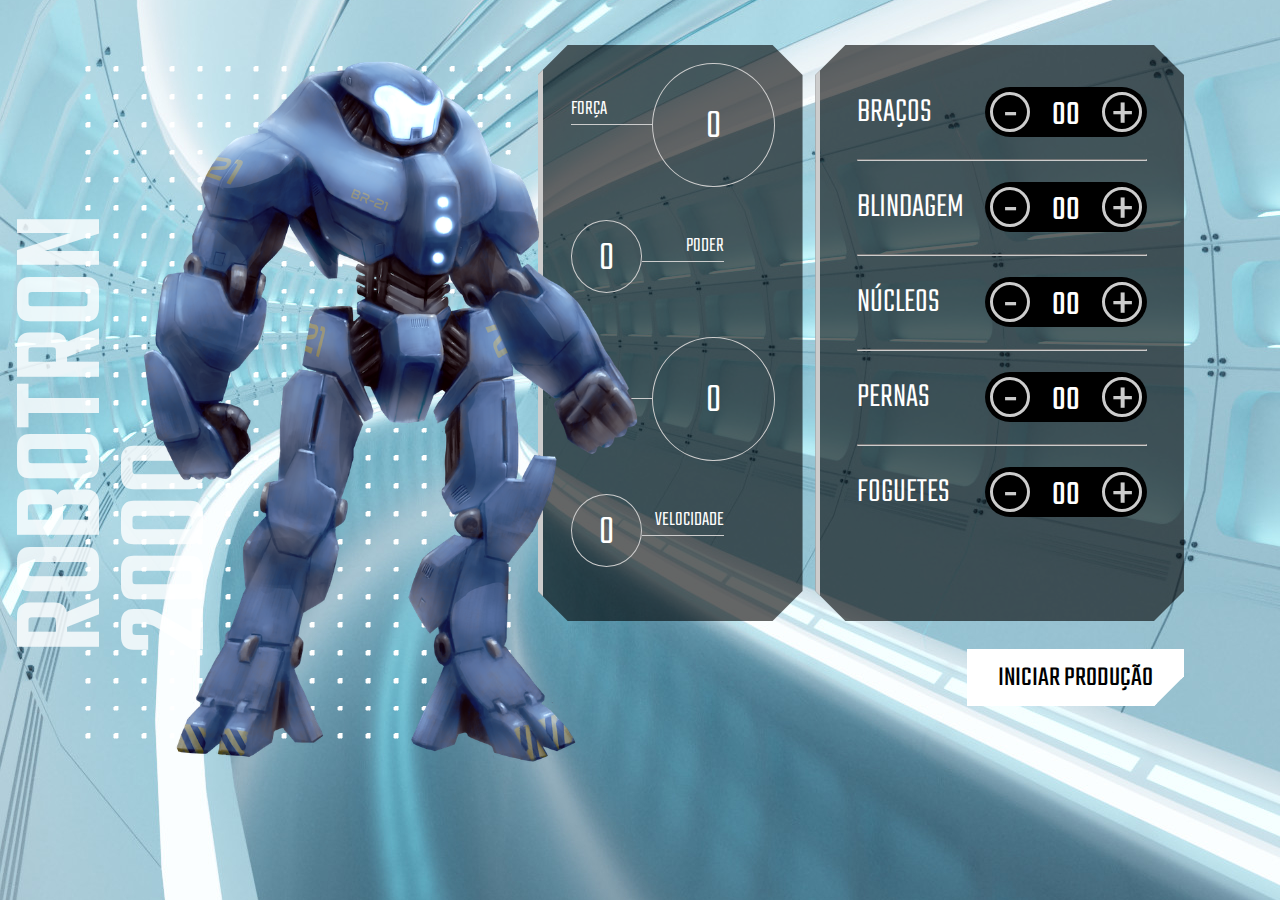
<file: index.html>
<!DOCTYPE html>
<html lang="en">
<head>
    <meta charset="UTF-8">
    <meta http-equiv="X-UA-Compatible" content="IE=edge">
    <meta name="viewport" content="width=device-width, initial-scale=1.0">
    <link rel="shortcut icon" type="image/jpg" href="img/favicon.ico"/>
    <title>Robotron 2000</title>

    <link rel="stylesheet" href="css/style.css">
    <link rel="preconnect" href="https://fonts.googleapis.com">
    <link rel="preconnect" href="https://fonts.gstatic.com" crossorigin>
    <link href="https://fonts.googleapis.com/css2?family=Teko:wght@300;500&display=swap" rel="stylesheet"> 
</head>
<body>
    <main>
        <section class="robotron">
            <img class="robo" src="img/robotron.png" alt="Robotron" id="robotron">
            <figcaption class="titulo">ROBOTRON <br>2000</figcaption>
        </section>

        <section class="box estatisticas">
            <div class="estatistica">
                <p class="estatistica-titulo">Força</p>
                <div class="estatistica-valor">
                    <p class="estatistica-numero" data-estatistica="forca">0</p>
                </div>
            </div>
            <div class="estatistica">
                <p class="estatistica-titulo">Poder</p>
                <div class="estatistica-valor">
                    <p class="estatistica-numero" data-estatistica="poder">0</p>
                </div>
            </div>
            <div class="estatistica">
                <p class="estatistica-titulo">Energia</p>
                <div class="estatistica-valor">
                    <p class="estatistica-numero" data-estatistica="energia">0</p>
                </div>
            </div>
            <div class="estatistica">
                <p class="estatistica-titulo">Velocidade</p>
                <div class="estatistica-valor">
                    <p class="estatistica-numero" data-estatistica="velocidade">0</p>
                </div>
            </div>
        </section>

        <section class="equipamentos">
            <form action="" class="montador">
                <div class="box montador-conteudo">
                    <div class="peca">
                        <label for="" class="peca-titulo">Braços</label>
                        <div class="controle">
                            <buttom class="controle-ajuste" data-controle ="-" data-pc= "bracos">-</buttom>
                            <input type="text" class="controle-contador" value="00" data-contador>
                            <buttom class="controle-ajuste" data-controle ="+" data-pc= "bracos">+</buttom>
                        </div>
                    </div>
                    <hr class="linha">
                    <div class="peca">
                        <label for="" class="peca-titulo">Blindagem</label>
                        <div class="controle">
                            <buttom class="controle-ajuste" data-controle ="-" data-pc= "blindagem">-</buttom>
                            <input type="text" class="controle-contador" value="00" data-contador>
                            <buttom class="controle-ajuste" data-controle ="+" data-pc= "blindagem">+</buttom>
                        </div>
                    </div>
                    <hr class="linha">
                    <div class="peca">
                        <label for="" class="peca-titulo">Núcleos</label>
                        <div class="controle">
                            <buttom class="controle-ajuste" data-controle ="-" data-pc= "nucleos">-</buttom>
                            <input type="text" class="controle-contador" value="00" data-contador>
                            <buttom class="controle-ajuste" data-controle ="+" data-pc= "nucleos">+</buttom>
                        </div>
                    </div>
                    <hr class="linha">
                    <div class="peca">
                        <label for="" class="peca-titulo">Pernas</label>
                        <div class="controle">
                            <buttom class="controle-ajuste" data-controle ="-" data-pc= "pernas">-</buttom>
                            <input type="text" class="controle-contador" value="00" data-contador>
                            <buttom class="controle-ajuste"data-controle ="+" data-pc= "pernas">+</buttom>
                        </div>
                    </div>
                    <hr class="linha">
                    <div class="peca">
                        <label for="" class="peca-titulo">Foguetes</label>
                        <div class="controle">
                            <buttom class="controle-ajuste" data-controle ="-" data-pc= "foguetes">-</buttom>
                            <input type="text" class="controle-contador" value="00" data-contador>
                            <buttom class="controle-ajuste" data-controle ="+" data-pc= "foguetes">+</buttom>
                        </div>
                    </div>
                </div>
                <input type="submit" value="Iniciar produção" class="producao" id="producao">
            </form>
        </section>
        
    </main>
    <script src="js/main.js"></script>
</body>
</html>
</file>
<file: css/style.css>
:root {
    --main-cinza: #CCCCCC;
    --main-branco: #FFFFFF;
    --main-preto: #000000;
}

* {
    box-sizing: border-box;
}

body {
    background: url(../img/fundo.jpg);
    background-position: center center;
    background-size: cover cover;
    padding: 0;
    margin: 0;
    font-weight: 300;
}

body, input {
    font-family: 'Teko', sans-serif;
}

main {
    width: 80vw;
    height: 80vh;
    margin: 10vh 8vw 10vh 12vw;
    display: flex;
    gap: 1vw;
}

.robotron {
    background: url(../img/estrutura.png) no-repeat;
    background-position: center center;
    margin: 0;
    flex-basis: 40%;
    position: relative;
}

.robo {
    height: 110%;
    z-index: 1;
    position: absolute;
    left: -20%;
    top: -5%;
}

.titulo {
    transform: rotate(180deg);
    font-weight: 500;
    font-size: 130px;
    position: absolute;
    bottom: 7rem;
    left: -3rem;
    line-height: 0.8;
    writing-mode: vertical-rl;
    text-orientation: mixed;
    color: rgba(255,255,255,0.8)
}

.box {
    background: rgba(0,0,0,0.6);
    clip-path: polygon(calc(100% - 30px) 0, 100% 30px, 100% calc(100% - 30px), calc(100% - 30px) 100%, 30px 100%, 0 calc(100% - 30px), 0 30px, 30px 0);
    border-left: 5px solid var(--main-cinza);
    height: 80%;
}

/****************************** Equipamentos *****/

.equipamentos {
    flex-basis: 32%;
}

.montador {
    height: 100%;;
}

.montador-conteudo {
    padding: 2em 10%;
}

.peca {
    padding: 1em 0;
}

.peca-titulo {
    color: var(--main-branco);
    text-transform: uppercase;
    font-size: 2.5em;
}

.controle {
    background: var(--main-preto);
    border-radius: 25px;
    float: right;
    display: inline-flex;
    padding: 5px;
    align-items: center;
    align-self: flex-end;
}

.controle-contador {
    width: 40px;
    height: 35px;
    background: none;
    border: 0;
    margin: 0 1rem;
    color: var(--main-branco);
    text-align: center;
    font-size: 2.5em;
    display: inline-flex;
    align-items: center;
    padding-top: 8px;
}

.controle-ajuste {
    display: inline-block;
    width: 40px;
    height: 40px;
    line-height: 44px;
    border-radius: 50%;
    color: var(--main-cinza);
    font-size: 4em;
    background: var(--main-preto);
    text-align: center;
    border: 3px solid var(--main-cinza);
    cursor: pointer;
}

.linha {
    border-color: var(--main-cinza);
}

.producao {
    margin-top: 1em;
    font-size: 2em;
    text-transform: uppercase;
    padding: 0.2em 1em;
    float: right;
    border: 3px solid var(--main-branco);
    background: var(--main-branco);
    clip-path: polygon(100% 0, 100% calc(100% - 30px), calc(100% - 30px) 100%, 0 100%, 0 0);
    cursor: pointer;
}

.producao:hover {
    background: var(--main-preto);
    color: var(--main-branco)
}



/****************************** Estatísticas *****/
.estatisticas {
    flex-basis: 23%;
    padding: 2em 2em 0;
}

.estatistica {
    color: var(--main-branco);
    display: flex;
    align-items: flex-start;
    height: 25%;
}

.estatistica-titulo {
    font-size: 1.5em;
    border-bottom: 1px solid var(--main-cinza);
    flex-basis: 40%;
    text-transform: uppercase;
    order: 1
}

.estatistica-valor {
    flex-basis: 60%;
    position: relative;
    margin: 10px 0 0;
    order: 2;
    margin: -10px 0 0;
}

.estatistica-valor::after {
    content: "";
    display: block;
    padding-bottom: 100%;
    border: 1px solid var(--main-cinza);
    border-radius: 50%;
}

.estatistica-numero {
    position: absolute;
    top: 50%;
    transform: translateY(-46%);
    width: 100%;
    line-height: 100%;
    text-align: center;
    font-size: 3em;
    margin: 0;
}

.estatistica:nth-child(2n) .estatistica-titulo {
    order: 2;
    text-align: right;
}

.estatistica:nth-child(2n) .estatistica-valor {
    order: 1;
    flex-basis: 35%;
    margin: 10px 0 0;
}

@media screen and (max-width: 1600px) {
    body { 
        font-size: 14px;
    }
    main {
        width: 90vw;
        height: 80vh;
        margin: 5vh auto;
    }
}

@media screen and (max-width: 1200px) {
    body { 
        font-size: 13px;
    }

    main {
        width: 96vw;
        height: 80vh;
        margin: 10vh auto;
    }
}
</file>
